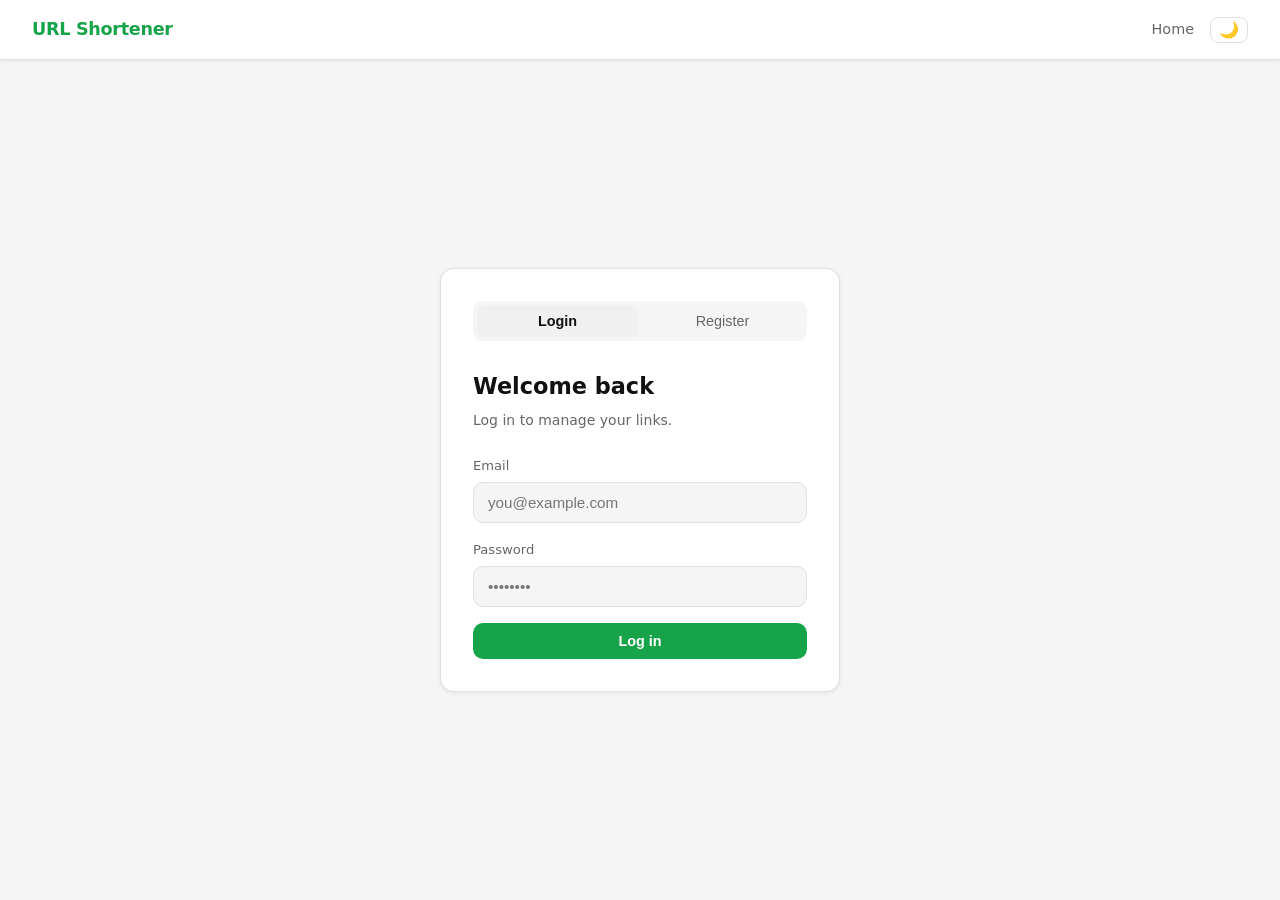
<file: frontend/dashboard.html>
<!DOCTYPE html>
<html lang="en" data-theme="light">
<head>
  <meta charset="UTF-8"/>
  <meta name="viewport" content="width=device-width, initial-scale=1.0"/>
  <title>Dashboard — URL Shortener</title>
  <link rel="stylesheet" href="style.css"/>
</head>
<body>

  <nav class="navbar">
    <div class="nav-logo"><a href="index.html" style="color:inherit;text-decoration:none">URL Shortener</a></div>
    <div class="nav-links">
      <a href="index.html">Home</a>
      <a href="dashboard.html" class="active">Dashboard</a>
      <button class="btn-logout" onclick="logout()">Logout</button>
      <button class="theme-toggle" onclick="toggleTheme()" title="Toggle theme">🌙</button>
    </div>
  </nav>

  <main class="dashboard-main">
    <div class="dashboard-header">
      <h1>Your Links</h1>
      <a href="index.html" class="btn-primary">+ Shorten URL</a>
    </div>

    <div class="stats-bar">
      <div class="stat-item">
        <span class="stat-value" id="stat-total">—</span>
        <span class="stat-label">Total links</span>
      </div>
      <div class="stat-item">
        <span class="stat-value" id="stat-active">—</span>
        <span class="stat-label">Active</span>
      </div>
      <div class="stat-item">
        <span class="stat-value" id="stat-clicks">—</span>
        <span class="stat-label">Total clicks</span>
      </div>
    </div>

    <div class="error-box" id="dash-error" style="display:none"></div>

    <div class="table-wrap">
      <table class="url-table">
        <thead>
          <tr>
            <th>Short URL</th>
            <th>Original URL</th>
            <th>Clicks</th>
            <th>Created</th>
            <th>Expires</th>
            <th>Status</th>
            <th>Actions</th>
          </tr>
        </thead>
        <tbody id="url-tbody">
          <tr><td colspan="7" class="loading-row">Loading your links...</td></tr>
        </tbody>
      </table>
    </div>

    <div class="pagination">
      <button onclick="changePage(-1)" id="prev-btn">← Prev</button>
      <span id="page-info">Page 1</span>
      <button onclick="changePage(1)" id="next-btn">Next →</button>
    </div>
  </main>

  <!-- QR Modal -->
  <div class="modal-overlay" id="qr-modal" style="display:none" onclick="closeQR()">
    <div class="modal-box" onclick="event.stopPropagation()">
      <h3>QR Code</h3>
      <img id="modal-qr-img" src="" alt="QR Code" style="width:200px;height:200px;border-radius:8px;"/>
      <br/>
      <a id="modal-qr-download" download="qr.png" class="btn-secondary" style="margin-top:12px;display:inline-block">Download PNG</a>
      <br/>
      <button class="btn-ghost" style="margin-top:8px" onclick="closeQR()">Close</button>
    </div>
  </div>

  <script src="api.js"></script>
  <script src="app.js"></script>
  <script>
    if (!localStorage.getItem('token')) window.location.href = 'login.html';
    initTheme();

    let currentPage = 1;
    const limit = 10;

    async function loadUrls() {
      document.getElementById('url-tbody').innerHTML = `<tr><td colspan="7" class="loading-row">Loading...</td></tr>`;
      try {
        const data = await api(`/my-urls?page=${currentPage}&limit=${limit}`);
        renderTable(data);
        updateStats(data);
        updatePagination(data.length);
      } catch (e) {
        if (e.message.includes('401')) logout();
        else {
          document.getElementById('dash-error').textContent = friendlyError(e.message);
          document.getElementById('dash-error').style.display = 'block';
        }
      }
    }

    function renderTable(urls) {
      const tbody = document.getElementById('url-tbody');
      if (!urls.length) {
        tbody.innerHTML = `<tr><td colspan="7" class="loading-row">No links yet. <a href="index.html">Create one →</a></td></tr>`;
        return;
      }
      tbody.innerHTML = urls.map(u => `
        <tr class="row-${u.status}">
          <td><a href="${u.short_url}" target="_blank" class="short-link">${u.short_url.replace(/https?:\/\//, '')}</a></td>
          <td class="original-url"><a href="${u.original_url}" target="_blank" title="${u.original_url}">${truncate(u.original_url, 45)}</a></td>
          <td class="clicks">${u.click_count}</td>
          <td>${formatDate(u.created_at)}</td>
          <td>${u.expires_at ? formatDate(u.expires_at) : '—'}</td>
          <td><span class="badge badge-${u.status}">${u.status}</span></td>
          <td class="actions">
            <button class="btn-action" onclick="copyUrl('${u.short_url}')">Copy</button>
            <button class="btn-action" onclick="openQR(${u.id})">QR Code</button>
            ${u.status !== 'deleted' ? `<button class="btn-action btn-action-delete" onclick="deleteUrl(${u.id})">Delete</button>` : ''}
          </td>
        </tr>
      `).join('');
    }

    function updateStats(urls) {
      document.getElementById('stat-total').textContent = urls.length;
      document.getElementById('stat-active').textContent = urls.filter(u => u.status === 'active').length;
      document.getElementById('stat-clicks').textContent = urls.reduce((s, u) => s + u.click_count, 0);
    }

    function updatePagination(count) {
      document.getElementById('page-info').textContent = `Page ${currentPage}`;
      document.getElementById('prev-btn').disabled = currentPage === 1;
      document.getElementById('next-btn').disabled = count < limit;
    }

    function changePage(dir) {
      currentPage = Math.max(1, currentPage + dir);
      loadUrls();
    }

    async function deleteUrl(id) {
      if (!confirm('Delete this link? It will stop working immediately.')) return;
      try {
        await api(`/urls/${id}`, 'DELETE');
        showToast('Link deleted.');
        loadUrls();
      } catch (e) {
        showToast('Could not delete link.');
      }
    }

    function copyUrl(url) {
      navigator.clipboard.writeText(url);
      showToast('Copied!');
    }

    async function openQR(id) {
      const token = localStorage.getItem('token');
      const res = await fetch(`${BASE_URL}/urls/${id}/qr`, {
        headers: { 'Authorization': `Bearer ${token}` }
      });
      if (!res.ok) return showToast('Could not generate QR code.');
      const blob = await res.blob();
      const url = URL.createObjectURL(blob);
      document.getElementById('modal-qr-img').src = url;
      document.getElementById('modal-qr-download').href = url;
      document.getElementById('qr-modal').style.display = 'flex';
    }

    function closeQR() { document.getElementById('qr-modal').style.display = 'none'; }
    function truncate(str, n) { return str.length > n ? str.slice(0, n) + '…' : str; }
    function formatDate(iso) {
      return new Date(iso).toLocaleDateString('en-IN', { day: 'numeric', month: 'short', year: 'numeric' });
    }

    loadUrls();
  </script>
</body>
</html>
</file>
<file: frontend/style.css>
/* ── Reset ───────────────────────────────────────────────── */
*, *::before, *::after { box-sizing: border-box; margin: 0; padding: 0; }

/* ── Themes ──────────────────────────────────────────────── */
:root, [data-theme="light"] {
  --bg: #f5f5f5;
  --surface: #ffffff;
  --surface2: #f0f0f0;
  --border: #e0e0e0;
  --accent: #16a34a;
  --accent-dim: #15803d;
  --accent-bg: #dcfce7;
  --text: #111111;
  --text-muted: #666666;
  --red: #dc2626;
  --red-bg: #fee2e2;
  --yellow: #d97706;
  --yellow-bg: #fef3c7;
  --radius: 10px;
  --shadow: 0 1px 4px rgba(0,0,0,0.08);
}

[data-theme="dark"] {
  --bg: #0d0d0d;
  --surface: #161616;
  --surface2: #1e1e1e;
  --border: #2a2a2a;
  --accent: #4ade80;
  --accent-dim: #22c55e;
  --accent-bg: rgba(74,222,128,0.1);
  --text: #f0f0f0;
  --text-muted: #888888;
  --red: #f87171;
  --red-bg: rgba(248,113,113,0.1);
  --yellow: #fbbf24;
  --yellow-bg: rgba(251,191,36,0.1);
  --shadow: 0 1px 4px rgba(0,0,0,0.4);
}

html { font-size: 16px; }
body {
  background: var(--bg);
  color: var(--text);
  font-family: system-ui, -apple-system, sans-serif;
  min-height: 100vh;
  line-height: 1.6;
  transition: background 0.2s, color 0.2s;
}
a { color: var(--accent); text-decoration: none; }
a:hover { text-decoration: underline; }

/* ── Navbar ──────────────────────────────────────────────── */
.navbar {
  display: flex;
  align-items: center;
  justify-content: space-between;
  padding: 0 32px;
  height: 60px;
  border-bottom: 1px solid var(--border);
  background: var(--surface);
  position: sticky;
  top: 0;
  z-index: 100;
  box-shadow: var(--shadow);
}

.nav-logo {
  font-size: 1.1rem;
  font-weight: 700;
  color: var(--accent);
  letter-spacing: -0.3px;
}

.nav-links {
  display: flex;
  align-items: center;
  gap: 16px;
  font-size: 0.9rem;
}

.nav-links a { color: var(--text-muted); }
.nav-links a:hover, .nav-links a.active { color: var(--text); text-decoration: none; }

.theme-toggle {
  background: none;
  border: 1px solid var(--border);
  border-radius: 8px;
  padding: 4px 8px;
  cursor: pointer;
  font-size: 1rem;
  line-height: 1;
}

/* ── Buttons ─────────────────────────────────────────────── */
.btn-primary {
  background: var(--accent);
  color: #fff;
  border: none;
  padding: 10px 22px;
  border-radius: var(--radius);
  font-weight: 600;
  font-size: 0.9rem;
  cursor: pointer;
  transition: background 0.15s;
  white-space: nowrap;
  display: inline-block;
  text-decoration: none;
}
.btn-primary:hover { background: var(--accent-dim); text-decoration: none; color: #fff; }
.btn-primary:disabled { opacity: 0.5; cursor: not-allowed; }

.btn-secondary {
  background: transparent;
  color: var(--accent);
  border: 1px solid var(--accent);
  padding: 8px 18px;
  border-radius: var(--radius);
  font-size: 0.85rem;
  cursor: pointer;
  text-decoration: none;
  display: inline-block;
}
.btn-secondary:hover { background: var(--accent); color: #fff; text-decoration: none; }

.btn-ghost {
  background: transparent;
  color: var(--text-muted);
  border: 1px solid var(--border);
  padding: 8px 18px;
  border-radius: var(--radius);
  font-size: 0.85rem;
  cursor: pointer;
}
.btn-ghost:hover { color: var(--text); }

.btn-logout {
  background: transparent;
  color: var(--text-muted);
  border: 1px solid var(--border);
  padding: 6px 14px;
  border-radius: var(--radius);
  font-size: 0.85rem;
  cursor: pointer;
}
.btn-logout:hover { color: var(--red); border-color: var(--red); }

/* text buttons in result row */
.btn-text {
  background: none;
  border: 1px solid var(--border);
  color: var(--text-muted);
  padding: 4px 12px;
  border-radius: 6px;
  font-size: 0.82rem;
  cursor: pointer;
  white-space: nowrap;
}
.btn-text:hover { color: var(--text); border-color: var(--text-muted); }

/* dashboard action buttons */
.btn-action {
  background: none;
  border: 1px solid var(--border);
  color: var(--text-muted);
  padding: 4px 10px;
  border-radius: 6px;
  font-size: 0.78rem;
  cursor: pointer;
  white-space: nowrap;
}
.btn-action:hover { color: var(--text); border-color: var(--text-muted); }
.btn-action-delete { color: var(--red); border-color: transparent; }
.btn-action-delete:hover { background: var(--red-bg); border-color: var(--red); color: var(--red); }

.full-width { width: 100%; }

/* ── Hero ────────────────────────────────────────────────── */
.hero {
  max-width: 680px;
  margin: 0 auto;
  padding: 64px 20px 40px;
}

.hero-text { text-align: center; margin-bottom: 36px; }
.hero-text h1 {
  font-size: 2.8rem;
  font-weight: 800;
  letter-spacing: -1.5px;
  line-height: 1.1;
  margin-bottom: 12px;
}
.hero-text p { color: var(--text-muted); font-size: 1rem; }

/* ── Shorten Card ────────────────────────────────────────── */
.shorten-card {
  background: var(--surface);
  border: 1px solid var(--border);
  border-radius: 14px;
  padding: 24px;
  box-shadow: var(--shadow);
}

.input-row { display: flex; gap: 10px; }

.input-row input {
  flex: 1;
  background: var(--bg);
  border: 1px solid var(--border);
  color: var(--text);
  padding: 11px 16px;
  border-radius: var(--radius);
  font-size: 0.95rem;
  outline: none;
  transition: border-color 0.15s;
}
.input-row input:focus { border-color: var(--accent); }

.extras { display: flex; gap: 10px; margin-top: 12px; flex-wrap: wrap; }
.extras input, .extras select {
  flex: 1; min-width: 140px;
  background: var(--bg);
  border: 1px solid var(--border);
  color: var(--text);
  padding: 9px 14px;
  border-radius: var(--radius);
  font-size: 0.875rem;
  outline: none;
}
.extras input:focus, .extras select:focus { border-color: var(--accent); }
.extras select option { background: var(--surface); }

.guest-note { margin-top: 10px; font-size: 0.82rem; color: var(--text-muted); text-align: center; }

/* ── Result Box ──────────────────────────────────────────── */
.result-box {
  margin-top: 16px;
  background: var(--accent-bg);
  border: 1px solid var(--accent);
  border-radius: var(--radius);
  padding: 16px;
}

.result-row {
  display: flex; align-items: center;
  justify-content: space-between;
  flex-wrap: wrap; gap: 8px;
}

.result-label {
  font-size: 0.72rem; color: var(--accent);
  text-transform: uppercase; letter-spacing: 0.05em; font-weight: 600;
  display: block; margin-bottom: 4px;
}

.result-actions { display: flex; align-items: center; gap: 8px; flex-wrap: wrap; }
.result-actions a { font-size: 0.95rem; font-weight: 600; color: var(--accent); }

/* ── Error Box ───────────────────────────────────────────── */
.error-box {
  margin-top: 12px;
  background: var(--red-bg);
  border: 1px solid var(--red);
  color: var(--red);
  padding: 10px 14px;
  border-radius: var(--radius);
  font-size: 0.875rem;
}

/* ── Features ────────────────────────────────────────────── */
.features {
  display: flex; justify-content: center;
  gap: 24px; margin-top: 36px; flex-wrap: wrap;
}
.feature { color: var(--text-muted); font-size: 0.85rem; }

/* ── Auth Page ───────────────────────────────────────────── */
.auth-main {
  display: flex; justify-content: center; align-items: center;
  min-height: calc(100vh - 60px); padding: 20px;
}

.auth-card {
  background: var(--surface);
  border: 1px solid var(--border);
  border-radius: 14px;
  padding: 32px;
  width: 100%; max-width: 400px;
  box-shadow: var(--shadow);
}

.auth-tabs {
  display: flex; gap: 4px;
  background: var(--bg);
  border-radius: var(--radius);
  padding: 4px; margin-bottom: 28px;
}

.auth-tab {
  flex: 1; background: transparent; border: none;
  color: var(--text-muted); padding: 8px;
  border-radius: 7px; cursor: pointer;
  font-size: 0.9rem; transition: all 0.15s;
}
.auth-tab.active { background: var(--surface2); color: var(--text); font-weight: 600; }

.auth-card h2 { font-size: 1.4rem; font-weight: 700; margin-bottom: 4px; }
.auth-sub { color: var(--text-muted); font-size: 0.875rem; margin-bottom: 24px; }

.form-group { margin-bottom: 16px; }
.form-group label { display: block; font-size: 0.82rem; color: var(--text-muted); margin-bottom: 6px; font-weight: 500; }
.form-group input {
  width: 100%;
  background: var(--bg);
  border: 1px solid var(--border);
  color: var(--text);
  padding: 11px 14px;
  border-radius: var(--radius);
  font-size: 0.95rem; outline: none;
  transition: border-color 0.15s;
}
.form-group input:focus { border-color: var(--accent); }

/* ── Dashboard ───────────────────────────────────────────── */
.dashboard-main { max-width: 1100px; margin: 0 auto; padding: 40px 20px; }

.dashboard-header {
  display: flex; align-items: center;
  justify-content: space-between; margin-bottom: 28px;
}
.dashboard-header h1 { font-size: 1.8rem; font-weight: 700; letter-spacing: -0.5px; }

/* ── Stats Bar ───────────────────────────────────────────── */
.stats-bar { display: flex; gap: 16px; margin-bottom: 28px; flex-wrap: wrap; }

.stat-item {
  background: var(--surface);
  border: 1px solid var(--border);
  border-radius: var(--radius);
  padding: 16px 24px;
  flex: 1; min-width: 120px; text-align: center;
  box-shadow: var(--shadow);
}

.stat-value { display: block; font-size: 1.8rem; font-weight: 700; color: var(--accent); letter-spacing: -0.5px; }
.stat-label { font-size: 0.75rem; color: var(--text-muted); text-transform: uppercase; letter-spacing: 0.06em; }

/* ── Table ───────────────────────────────────────────────── */
.table-wrap {
  background: var(--surface);
  border: 1px solid var(--border);
  border-radius: 12px;
  overflow: hidden; overflow-x: auto;
  box-shadow: var(--shadow);
}

.url-table { width: 100%; border-collapse: collapse; font-size: 0.875rem; }
.url-table thead { background: var(--surface2); }
.url-table th {
  padding: 12px 16px; text-align: left;
  font-size: 0.75rem; color: var(--text-muted);
  text-transform: uppercase; letter-spacing: 0.06em;
  font-weight: 600; white-space: nowrap;
}
.url-table td { padding: 13px 16px; border-top: 1px solid var(--border); vertical-align: middle; }
.url-table tbody tr:hover { background: var(--surface2); }
.url-table .row-deleted { opacity: 0.4; }
.url-table .row-expired { opacity: 0.6; }

.short-link { font-weight: 500; white-space: nowrap; }

.original-url { max-width: 260px; white-space: nowrap; overflow: hidden; text-overflow: ellipsis; }
.original-url a { color: var(--text-muted); font-size: 0.85rem; }
.original-url a:hover { color: var(--accent); }

.clicks { font-weight: 600; color: var(--accent); }
.actions { display: flex; gap: 4px; white-space: nowrap; }

.loading-row { text-align: center; padding: 40px !important; color: var(--text-muted); }

/* ── Badges ──────────────────────────────────────────────── */
.badge {
  display: inline-block; padding: 3px 10px;
  border-radius: 99px; font-size: 0.72rem;
  font-weight: 600; text-transform: uppercase; letter-spacing: 0.05em;
}
.badge-active { background: var(--accent-bg); color: var(--accent); }
.badge-expired { background: var(--yellow-bg); color: var(--yellow); }
.badge-deleted { background: var(--red-bg); color: var(--red); }

/* ── Pagination ──────────────────────────────────────────── */
.pagination {
  display: flex; align-items: center; justify-content: center;
  gap: 16px; margin-top: 24px;
  font-size: 0.875rem; color: var(--text-muted);
}
.pagination button {
  background: var(--surface); border: 1px solid var(--border);
  color: var(--text); padding: 8px 16px;
  border-radius: var(--radius); cursor: pointer; font-size: 0.85rem;
}
.pagination button:hover:not(:disabled) { border-color: var(--accent); color: var(--accent); }
.pagination button:disabled { opacity: 0.3; cursor: not-allowed; }

/* ── Modal ───────────────────────────────────────────────── */
.modal-overlay {
  position: fixed; inset: 0;
  background: rgba(0,0,0,0.5);
  display: flex; align-items: center; justify-content: center; z-index: 200;
}
.modal-box {
  background: var(--surface); border: 1px solid var(--border);
  border-radius: 14px; padding: 32px;
  text-align: center; max-width: 300px; width: 90%;
  box-shadow: 0 8px 32px rgba(0,0,0,0.2);
}
.modal-box h3 { font-size: 1.1rem; margin-bottom: 16px; }

/* ── Toast ───────────────────────────────────────────────── */
.toast {
  position: fixed; bottom: 24px; left: 50%;
  transform: translateX(-50%) translateY(20px);
  background: var(--surface2); border: 1px solid var(--border);
  color: var(--text); padding: 10px 20px;
  border-radius: 99px; font-size: 0.875rem;
  opacity: 0; transition: all 0.25s; z-index: 300; white-space: nowrap;
  box-shadow: var(--shadow);
}
.toast-show { opacity: 1; transform: translateX(-50%) translateY(0); }

/* ── Responsive ──────────────────────────────────────────── */
@media (max-width: 600px) {
  .hero-text h1 { font-size: 2rem; }
  .input-row { flex-direction: column; }
  .navbar { padding: 0 16px; }
  .nav-logo { font-size: 0.95rem; }
  .dashboard-header { flex-direction: column; align-items: flex-start; gap: 12px; }
  .url-table th:nth-child(4), .url-table td:nth-child(4),
  .url-table th:nth-child(5), .url-table td:nth-child(5) { display: none; }
}
</file>
